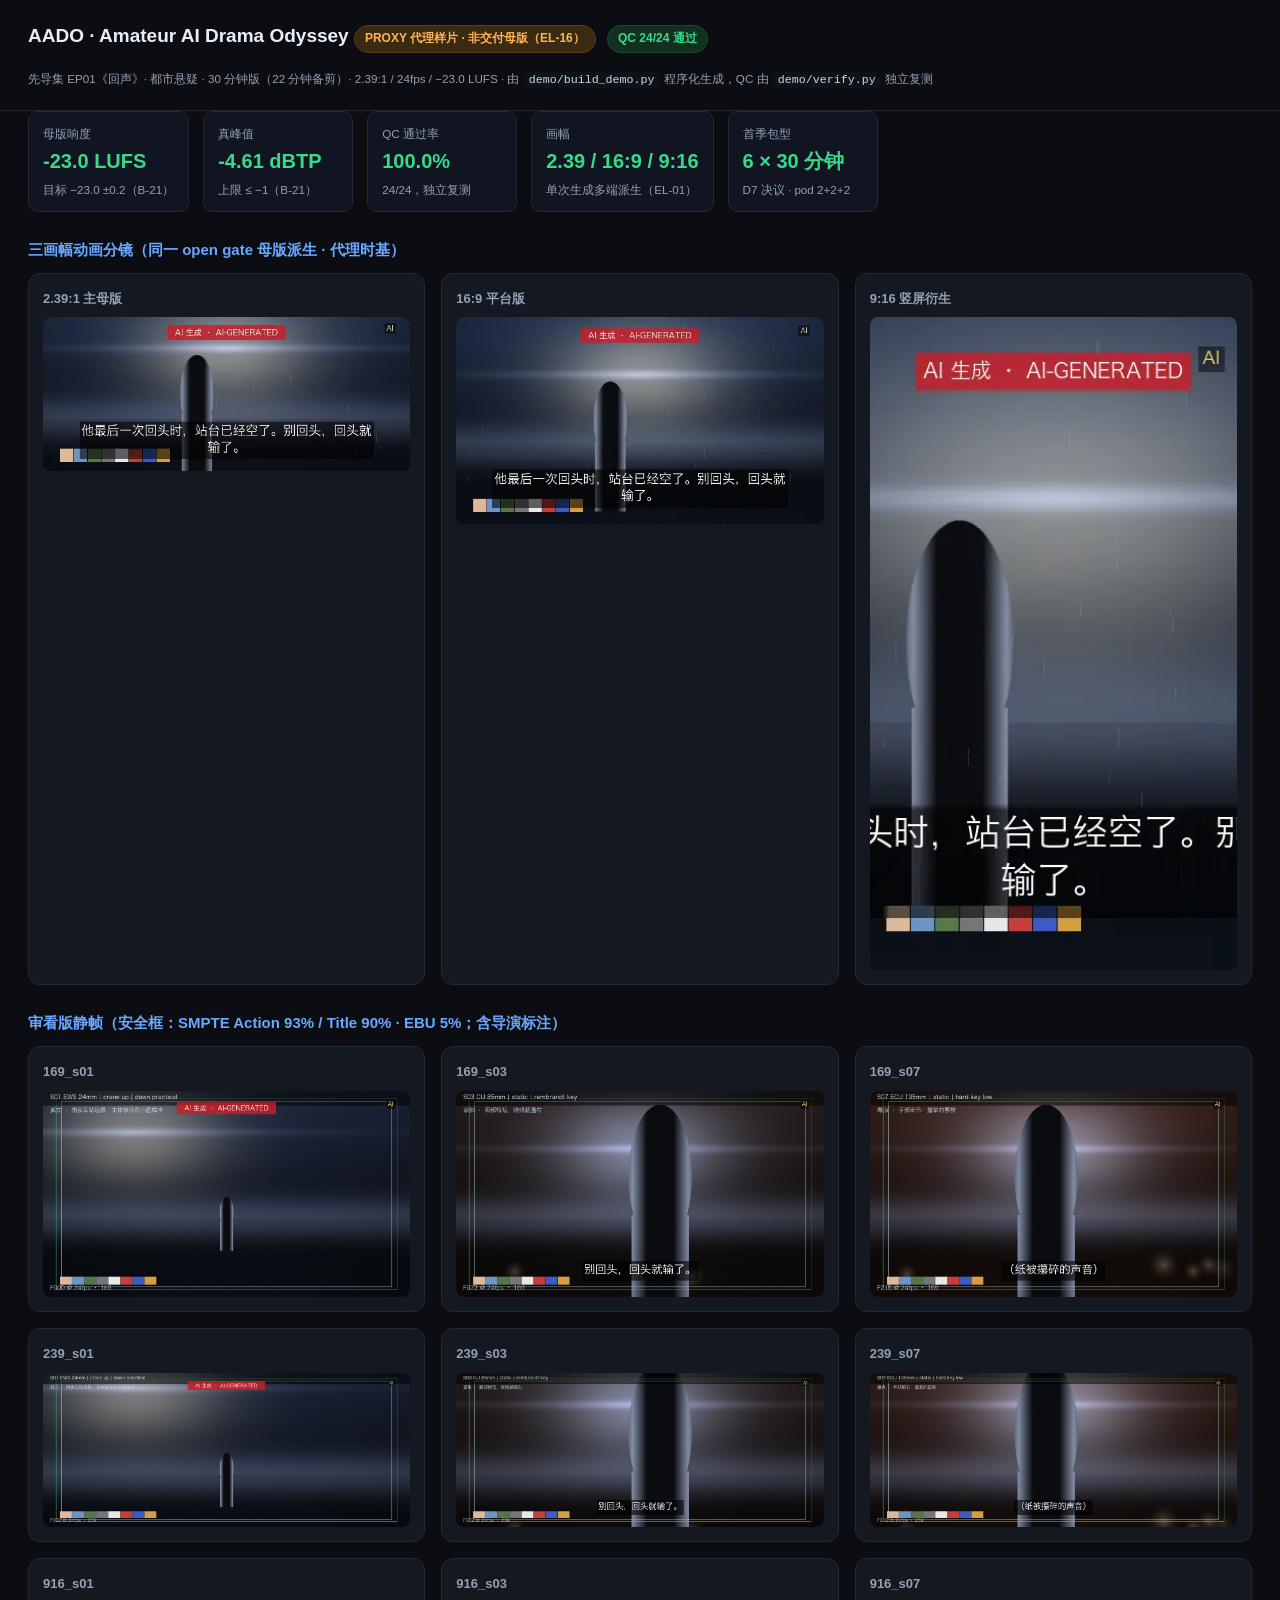
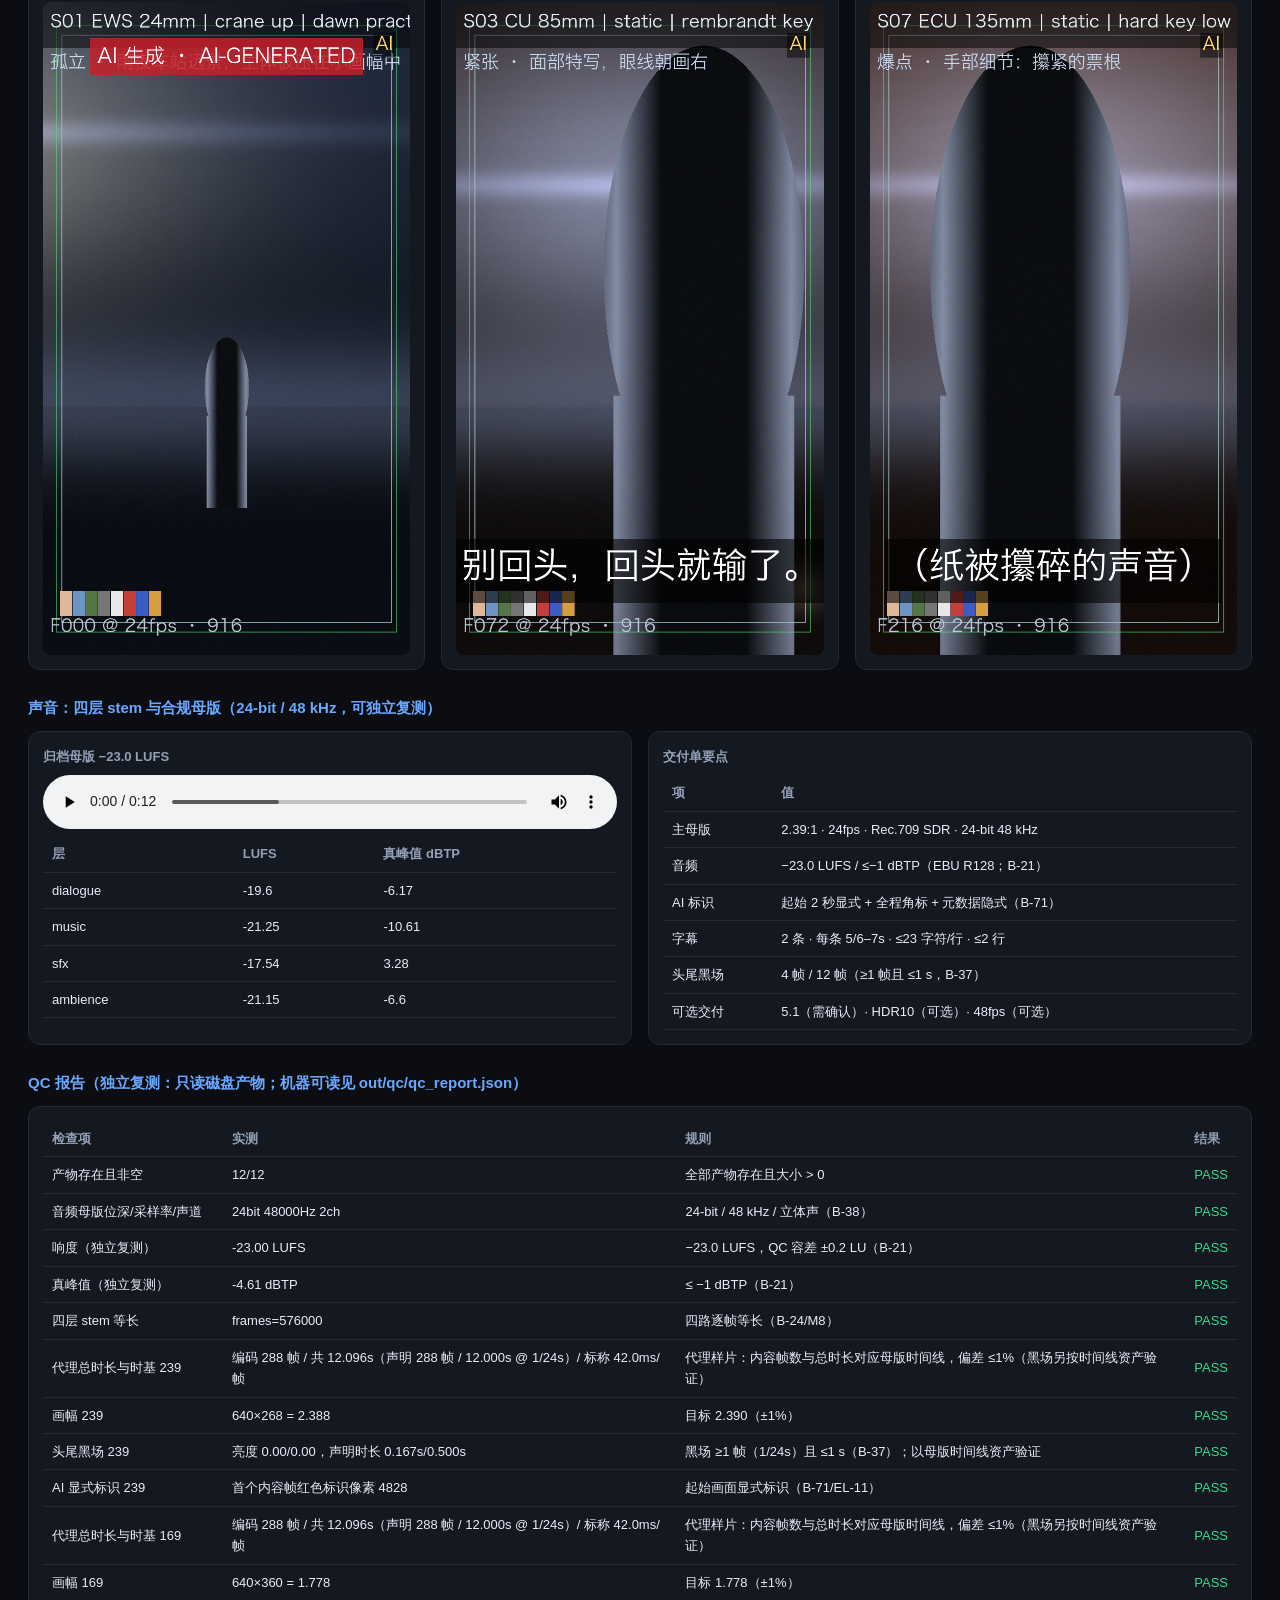
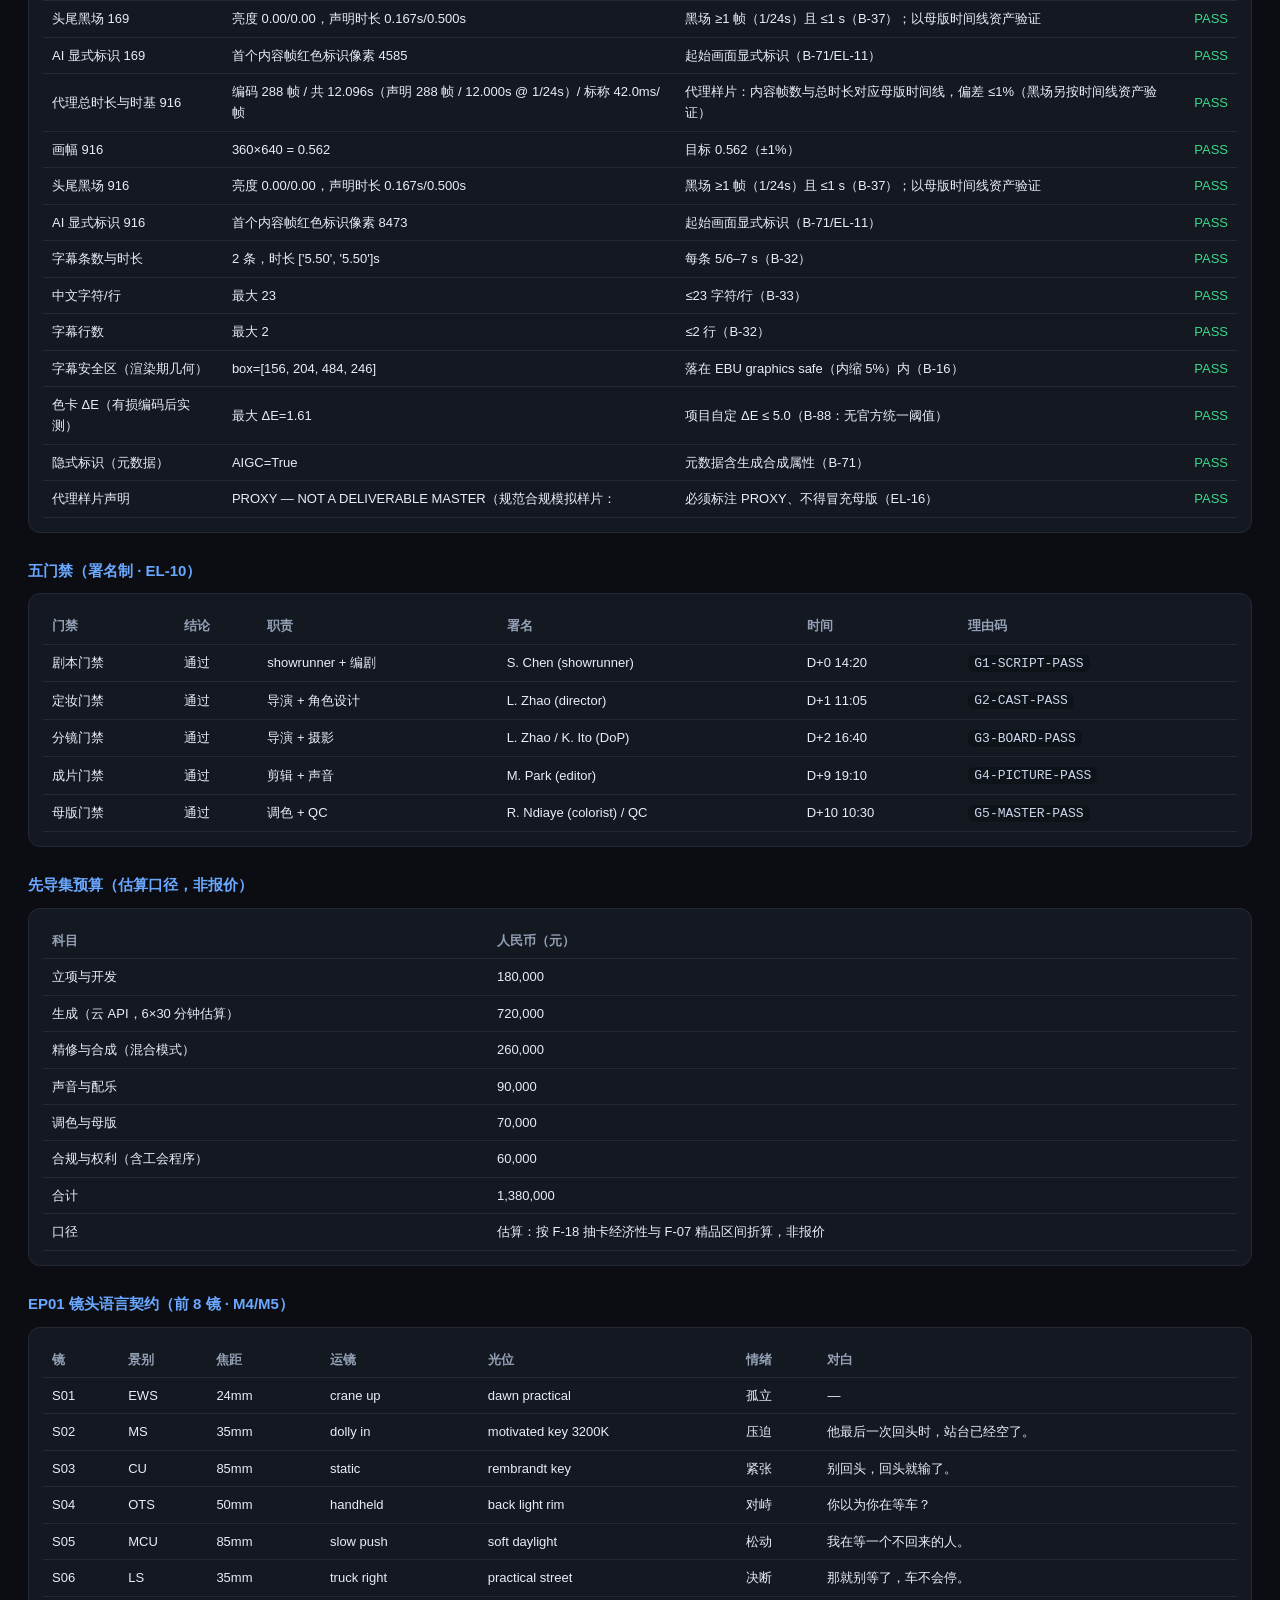
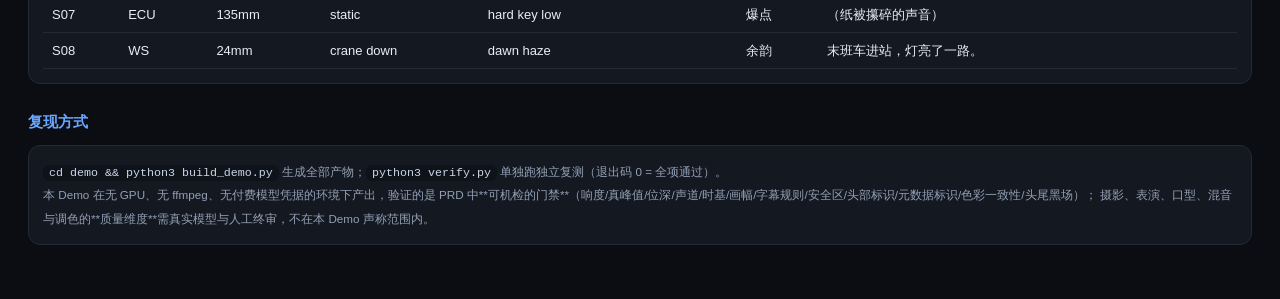
<file: demo/demo.html>
<!DOCTYPE html><html lang="zh-CN"><head><meta charset="utf-8">
<title>Amateur AI Drama Odyssey · 先导集规范 Demo</title>
<style>
:root{--bg:#0b0d12;--panel:#141821;--line:#232a36;--fg:#e8edf7;--dim:#93a0b5;--ok:#39d98a;--bad:#ff6b6b;--accent:#6aa8ff;--warn:#ffb454}
*{box-sizing:border-box}body{margin:0;background:var(--bg);color:var(--fg);font:14px/1.65 -apple-system,"PingFang SC",Segoe UI,Roboto,sans-serif}
header{padding:20px 28px;border-bottom:1px solid var(--line);display:flex;gap:14px;justify-content:space-between;align-items:baseline;flex-wrap:wrap}
h1{margin:0;font-size:19px}h2{font-size:15px;margin:26px 0 10px;color:var(--accent)}
.wrap{padding:0 28px 60px;max-width:1320px}small{color:var(--dim)}
.grid{display:grid;grid-template-columns:repeat(auto-fit,minmax(300px,1fr));gap:16px}
.card{background:var(--panel);border:1px solid var(--line);border-radius:12px;padding:14px}
.card h3{margin:0 0 8px;font-size:13px;color:var(--dim)}
img{width:100%;border-radius:8px;background:#000;display:block}
table{width:100%;border-collapse:collapse;font-size:13px}th,td{text-align:left;padding:7px 9px;border-bottom:1px solid var(--line)}
th{color:var(--dim);font-weight:600}tr.ok td:last-child{color:var(--ok)}tr.bad td:last-child{color:var(--bad)}
.badge{display:inline-block;padding:3px 10px;border-radius:999px;font-size:12px;margin-right:6px;border:1px solid var(--line)}
.badge.proxy{background:#3a2a12;color:var(--warn);border-color:#5a3f16}
.badge.pass{background:#12301f;color:var(--ok);border-color:#1c4a30}
.badge.fail{background:#3a1414;color:var(--bad);border-color:#5a1f1f}
.kpi{display:flex;gap:14px;flex-wrap:wrap}.kpi div{background:#101521;border:1px solid var(--line);border-radius:10px;padding:10px 14px;min-width:150px}
.kpi b{display:block;font-size:20px;color:var(--ok)}
code{background:#0e1219;padding:1px 6px;border-radius:6px;color:#cbd6ea}
audio{width:100%}
</style></head><body>
<header>
  <h1>AADO · Amateur AI Drama Odyssey <span class="badge proxy">PROXY 代理样片 · 非交付母版（EL-16）</span>
  <span class="badge pass">QC 24/24 通过</span></h1>
  <div><small>先导集 EP01《回声》· 都市悬疑 · 30 分钟版（22 分钟备剪）· 2.39:1 / 24fps / −23.0 LUFS · 由 <code>demo/build_demo.py</code> 程序化生成，QC 由 <code>demo/verify.py</code> 独立复测</small></div>
</header>
<div class="wrap">
<div class="kpi">
  <div><small>母版响度</small><b>-23.0 LUFS</b><small>目标 −23.0 ±0.2（B-21）</small></div>
  <div><small>真峰值</small><b>-4.61 dBTP</b><small>上限 ≤ −1（B-21）</small></div>
  <div><small>QC 通过率</small><b>100.0%</b><small>24/24，独立复测</small></div>
  <div><small>画幅</small><b>2.39 / 16:9 / 9:16</b><small>单次生成多端派生（EL-01）</small></div>
  <div><small>首季包型</small><b>6 × 30 分钟</b><small>D7 决议 · pod 2+2+2</small></div>
</div>

<h2>三画幅动画分镜（同一 open gate 母版派生 · 代理时基）</h2>
<div class="grid">
  <div class="card"><h3>2.39:1 主母版</h3><img src="out/animatic_239.webp" alt="2.39 动画分镜"></div>
  <div class="card"><h3>16:9 平台版</h3><img src="out/animatic_169.webp" alt="16:9 动画分镜"></div>
  <div class="card"><h3>9:16 竖屏衍生</h3><img src="out/animatic_916.webp" alt="9:16 动画分镜"></div>
</div>

<h2>审看版静帧（安全框：SMPTE Action 93% / Title 90% · EBU 5%；含导演标注）</h2>
<div class="grid"><div class="card"><h3>169_s01</h3><img src="out/review/review_169_s01.png" alt="review_169_s01.png"></div>
<div class="card"><h3>169_s03</h3><img src="out/review/review_169_s03.png" alt="review_169_s03.png"></div>
<div class="card"><h3>169_s07</h3><img src="out/review/review_169_s07.png" alt="review_169_s07.png"></div>
<div class="card"><h3>239_s01</h3><img src="out/review/review_239_s01.png" alt="review_239_s01.png"></div>
<div class="card"><h3>239_s03</h3><img src="out/review/review_239_s03.png" alt="review_239_s03.png"></div>
<div class="card"><h3>239_s07</h3><img src="out/review/review_239_s07.png" alt="review_239_s07.png"></div>
<div class="card"><h3>916_s01</h3><img src="out/review/review_916_s01.png" alt="review_916_s01.png"></div>
<div class="card"><h3>916_s03</h3><img src="out/review/review_916_s03.png" alt="review_916_s03.png"></div>
<div class="card"><h3>916_s07</h3><img src="out/review/review_916_s07.png" alt="review_916_s07.png"></div></div>

<h2>声音：四层 stem 与合规母版（24-bit / 48 kHz，可独立复测）</h2>
<div class="grid">
  <div class="card"><h3>归档母版 −23.0 LUFS</h3><audio controls src="out/audio/master_23LUFS.wav"></audio>
    <table><tr><th>层</th><th>LUFS</th><th>真峰值 dBTP</th></tr><tr><td>dialogue</td><td>-19.6</td><td>-6.17</td></tr>
<tr><td>music</td><td>-21.25</td><td>-10.61</td></tr>
<tr><td>sfx</td><td>-17.54</td><td>3.28</td></tr>
<tr><td>ambience</td><td>-21.15</td><td>-6.6</td></tr></table></div>
  <div class="card"><h3>交付单要点</h3><table>
    <tr><th>项</th><th>值</th></tr>
    <tr><td>主母版</td><td>2.39:1 · 24fps · Rec.709 SDR · 24-bit 48 kHz</td></tr>
    <tr><td>音频</td><td>−23.0 LUFS / ≤−1 dBTP（EBU R128；B-21）</td></tr>
    <tr><td>AI 标识</td><td>起始 2 秒显式 + 全程角标 + 元数据隐式（B-71）</td></tr>
    <tr><td>字幕</td><td>2 条 · 每条 5/6–7s · ≤23 字符/行 · ≤2 行</td></tr>
    <tr><td>头尾黑场</td><td>4 帧 / 12 帧（≥1 帧且 ≤1 s，B-37）</td></tr>
    <tr><td>可选交付</td><td>5.1（需确认）· HDR10（可选）· 48fps（可选）</td></tr>
  </table></div>
</div>

<h2>QC 报告（独立复测：只读磁盘产物；机器可读见 out/qc/qc_report.json）</h2>
<div class="card"><table><tr><th>检查项</th><th>实测</th><th>规则</th><th>结果</th></tr><tr class="ok"><td>产物存在且非空</td><td>12/12</td><td>全部产物存在且大小 > 0</td><td>PASS</td></tr>
<tr class="ok"><td>音频母版位深/采样率/声道</td><td>24bit 48000Hz 2ch</td><td>24-bit / 48 kHz / 立体声（B-38）</td><td>PASS</td></tr>
<tr class="ok"><td>响度（独立复测）</td><td>-23.00 LUFS</td><td>−23.0 LUFS，QC 容差 ±0.2 LU（B-21）</td><td>PASS</td></tr>
<tr class="ok"><td>真峰值（独立复测）</td><td>-4.61 dBTP</td><td>≤ −1 dBTP（B-21）</td><td>PASS</td></tr>
<tr class="ok"><td>四层 stem 等长</td><td>frames=576000</td><td>四路逐帧等长（B-24/M8）</td><td>PASS</td></tr>
<tr class="ok"><td>代理总时长与时基 239</td><td>编码 288 帧 / 共 12.096s（声明 288 帧 / 12.000s @ 1/24s）/ 标称 42.0ms/帧</td><td>代理样片：内容帧数与总时长对应母版时间线，偏差 ≤1%（黑场另按时间线资产验证）</td><td>PASS</td></tr>
<tr class="ok"><td>画幅 239</td><td>640×268 = 2.388</td><td>目标 2.390（±1%）</td><td>PASS</td></tr>
<tr class="ok"><td>头尾黑场 239</td><td>亮度 0.00/0.00，声明时长 0.167s/0.500s</td><td>黑场 ≥1 帧（1/24s）且 ≤1 s（B-37）；以母版时间线资产验证</td><td>PASS</td></tr>
<tr class="ok"><td>AI 显式标识 239</td><td>首个内容帧红色标识像素 4828</td><td>起始画面显式标识（B-71/EL-11）</td><td>PASS</td></tr>
<tr class="ok"><td>代理总时长与时基 169</td><td>编码 288 帧 / 共 12.096s（声明 288 帧 / 12.000s @ 1/24s）/ 标称 42.0ms/帧</td><td>代理样片：内容帧数与总时长对应母版时间线，偏差 ≤1%（黑场另按时间线资产验证）</td><td>PASS</td></tr>
<tr class="ok"><td>画幅 169</td><td>640×360 = 1.778</td><td>目标 1.778（±1%）</td><td>PASS</td></tr>
<tr class="ok"><td>头尾黑场 169</td><td>亮度 0.00/0.00，声明时长 0.167s/0.500s</td><td>黑场 ≥1 帧（1/24s）且 ≤1 s（B-37）；以母版时间线资产验证</td><td>PASS</td></tr>
<tr class="ok"><td>AI 显式标识 169</td><td>首个内容帧红色标识像素 4585</td><td>起始画面显式标识（B-71/EL-11）</td><td>PASS</td></tr>
<tr class="ok"><td>代理总时长与时基 916</td><td>编码 288 帧 / 共 12.096s（声明 288 帧 / 12.000s @ 1/24s）/ 标称 42.0ms/帧</td><td>代理样片：内容帧数与总时长对应母版时间线，偏差 ≤1%（黑场另按时间线资产验证）</td><td>PASS</td></tr>
<tr class="ok"><td>画幅 916</td><td>360×640 = 0.562</td><td>目标 0.562（±1%）</td><td>PASS</td></tr>
<tr class="ok"><td>头尾黑场 916</td><td>亮度 0.00/0.00，声明时长 0.167s/0.500s</td><td>黑场 ≥1 帧（1/24s）且 ≤1 s（B-37）；以母版时间线资产验证</td><td>PASS</td></tr>
<tr class="ok"><td>AI 显式标识 916</td><td>首个内容帧红色标识像素 8473</td><td>起始画面显式标识（B-71/EL-11）</td><td>PASS</td></tr>
<tr class="ok"><td>字幕条数与时长</td><td>2 条，时长 ['5.50', '5.50']s</td><td>每条 5/6–7 s（B-32）</td><td>PASS</td></tr>
<tr class="ok"><td>中文字符/行</td><td>最大 23</td><td>≤23 字符/行（B-33）</td><td>PASS</td></tr>
<tr class="ok"><td>字幕行数</td><td>最大 2</td><td>≤2 行（B-32）</td><td>PASS</td></tr>
<tr class="ok"><td>字幕安全区（渲染期几何）</td><td>box=[156, 204, 484, 246]</td><td>落在 EBU graphics safe（内缩 5%）内（B-16）</td><td>PASS</td></tr>
<tr class="ok"><td>色卡 ΔE（有损编码后实测）</td><td>最大 ΔE=1.61</td><td>项目自定 ΔE ≤ 5.0（B-88：无官方统一阈值）</td><td>PASS</td></tr>
<tr class="ok"><td>隐式标识（元数据）</td><td>AIGC=True</td><td>元数据含生成合成属性（B-71）</td><td>PASS</td></tr>
<tr class="ok"><td>代理样片声明</td><td>PROXY — NOT A DELIVERABLE MASTER（规范合规模拟样片：</td><td>必须标注 PROXY、不得冒充母版（EL-16）</td><td>PASS</td></tr></table></div>

<h2>五门禁（署名制 · EL-10）</h2>
<div class="card"><table><tr><th>门禁</th><th>结论</th><th>职责</th><th>署名</th><th>时间</th><th>理由码</th></tr><tr><td>剧本门禁</td><td class="ok">通过</td><td>showrunner + 编剧</td><td>S. Chen (showrunner)</td><td>D+0 14:20</td><td><code>G1-SCRIPT-PASS</code></td></tr>
<tr><td>定妆门禁</td><td class="ok">通过</td><td>导演 + 角色设计</td><td>L. Zhao (director)</td><td>D+1 11:05</td><td><code>G2-CAST-PASS</code></td></tr>
<tr><td>分镜门禁</td><td class="ok">通过</td><td>导演 + 摄影</td><td>L. Zhao / K. Ito (DoP)</td><td>D+2 16:40</td><td><code>G3-BOARD-PASS</code></td></tr>
<tr><td>成片门禁</td><td class="ok">通过</td><td>剪辑 + 声音</td><td>M. Park (editor)</td><td>D+9 19:10</td><td><code>G4-PICTURE-PASS</code></td></tr>
<tr><td>母版门禁</td><td class="ok">通过</td><td>调色 + QC</td><td>R. Ndiaye (colorist) / QC</td><td>D+10 10:30</td><td><code>G5-MASTER-PASS</code></td></tr></table></div>

<h2>先导集预算（估算口径，非报价）</h2>
<div class="card"><table><tr><th>科目</th><th>人民币（元）</th></tr><tr><td>立项与开发</td><td>180,000</td></tr>
<tr><td>生成（云 API，6×30 分钟估算）</td><td>720,000</td></tr>
<tr><td>精修与合成（混合模式）</td><td>260,000</td></tr>
<tr><td>声音与配乐</td><td>90,000</td></tr>
<tr><td>调色与母版</td><td>70,000</td></tr>
<tr><td>合规与权利（含工会程序）</td><td>60,000</td></tr>
<tr><td>合计</td><td>1,380,000</td></tr>
<tr><td>口径</td><td>估算：按 F-18 抽卡经济性与 F-07 精品区间折算，非报价</td></tr></table></div>

<h2>EP01 镜头语言契约（前 8 镜 · M4/M5）</h2>
<div class="card"><table><tr><th>镜</th><th>景别</th><th>焦距</th><th>运镜</th><th>光位</th><th>情绪</th><th>对白</th></tr><tr><td>S01</td><td>EWS</td><td>24mm</td><td>crane up</td><td>dawn practical</td><td>孤立</td><td>—</td></tr>
<tr><td>S02</td><td>MS</td><td>35mm</td><td>dolly in</td><td>motivated key 3200K</td><td>压迫</td><td>他最后一次回头时，站台已经空了。</td></tr>
<tr><td>S03</td><td>CU</td><td>85mm</td><td>static</td><td>rembrandt key</td><td>紧张</td><td>别回头，回头就输了。</td></tr>
<tr><td>S04</td><td>OTS</td><td>50mm</td><td>handheld</td><td>back light rim</td><td>对峙</td><td>你以为你在等车？</td></tr>
<tr><td>S05</td><td>MCU</td><td>85mm</td><td>slow push</td><td>soft daylight</td><td>松动</td><td>我在等一个不回来的人。</td></tr>
<tr><td>S06</td><td>LS</td><td>35mm</td><td>truck right</td><td>practical street</td><td>决断</td><td>那就别等了，车不会停。</td></tr>
<tr><td>S07</td><td>ECU</td><td>135mm</td><td>static</td><td>hard key low</td><td>爆点</td><td>（纸被攥碎的声音）</td></tr>
<tr><td>S08</td><td>WS</td><td>24mm</td><td>crane down</td><td>dawn haze</td><td>余韵</td><td>末班车进站，灯亮了一路。</td></tr></table></div>

<h2>复现方式</h2>
<div class="card"><small>
<code>cd demo &amp;&amp; python3 build_demo.py</code> 生成全部产物；<code>python3 verify.py</code> 单独跑独立复测（退出码 0 = 全项通过）。<br>
本 Demo 在无 GPU、无 ffmpeg、无付费模型凭据的环境下产出，验证的是 PRD 中**可机检的门禁**（响度/真峰值/位深/声道/时基/画幅/字幕规则/安全区/头部标识/元数据标识/色彩一致性/头尾黑场）；
摄影、表演、口型、混音与调色的**质量维度**需真实模型与人工终审，不在本 Demo 声称范围内。
</small></div>
</div></body></html>
</file>
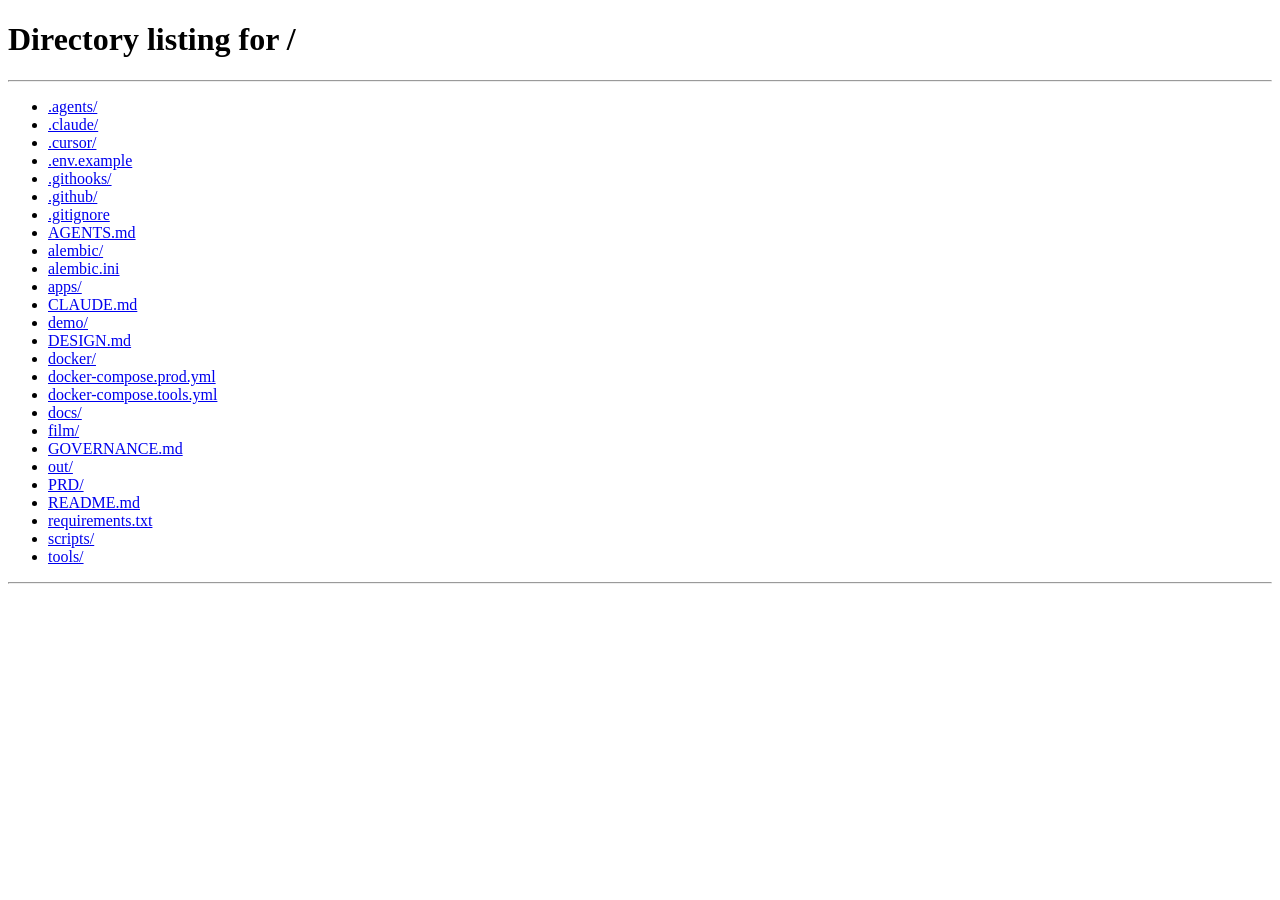
<file: apps/api/static/models.html>
<!doctype html>
<html lang="zh">
<head>
<meta charset="utf-8">
<meta http-equiv="refresh" content="0; url=/#/models">
<title>模型配置</title>
</head>
<body style="font-family:system-ui,-apple-system,'PingFang SC',sans-serif;padding:40px">
<p>模型配置已迁移到控制台。<a href="/#/models">打开模型配置</a></p>
<script>location.replace("/#/models")</script>
</body>
</html>
</file>
